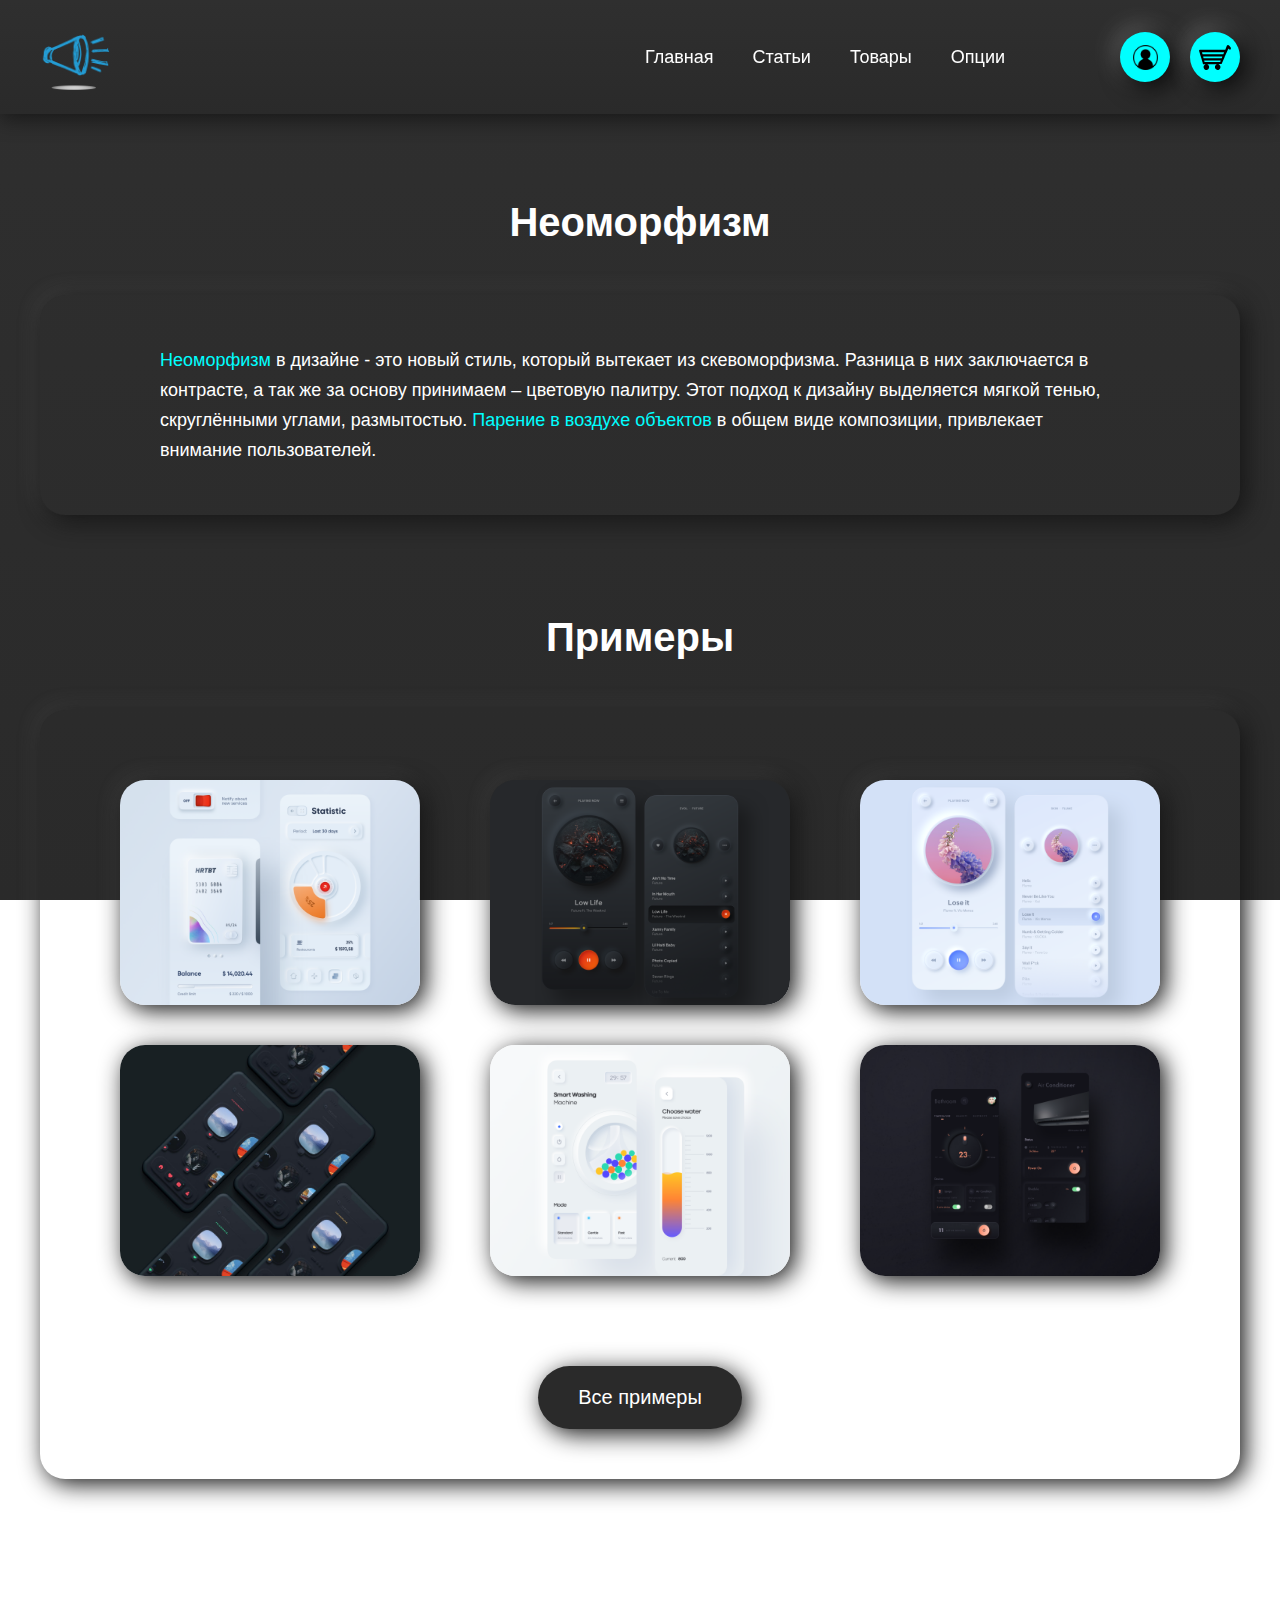
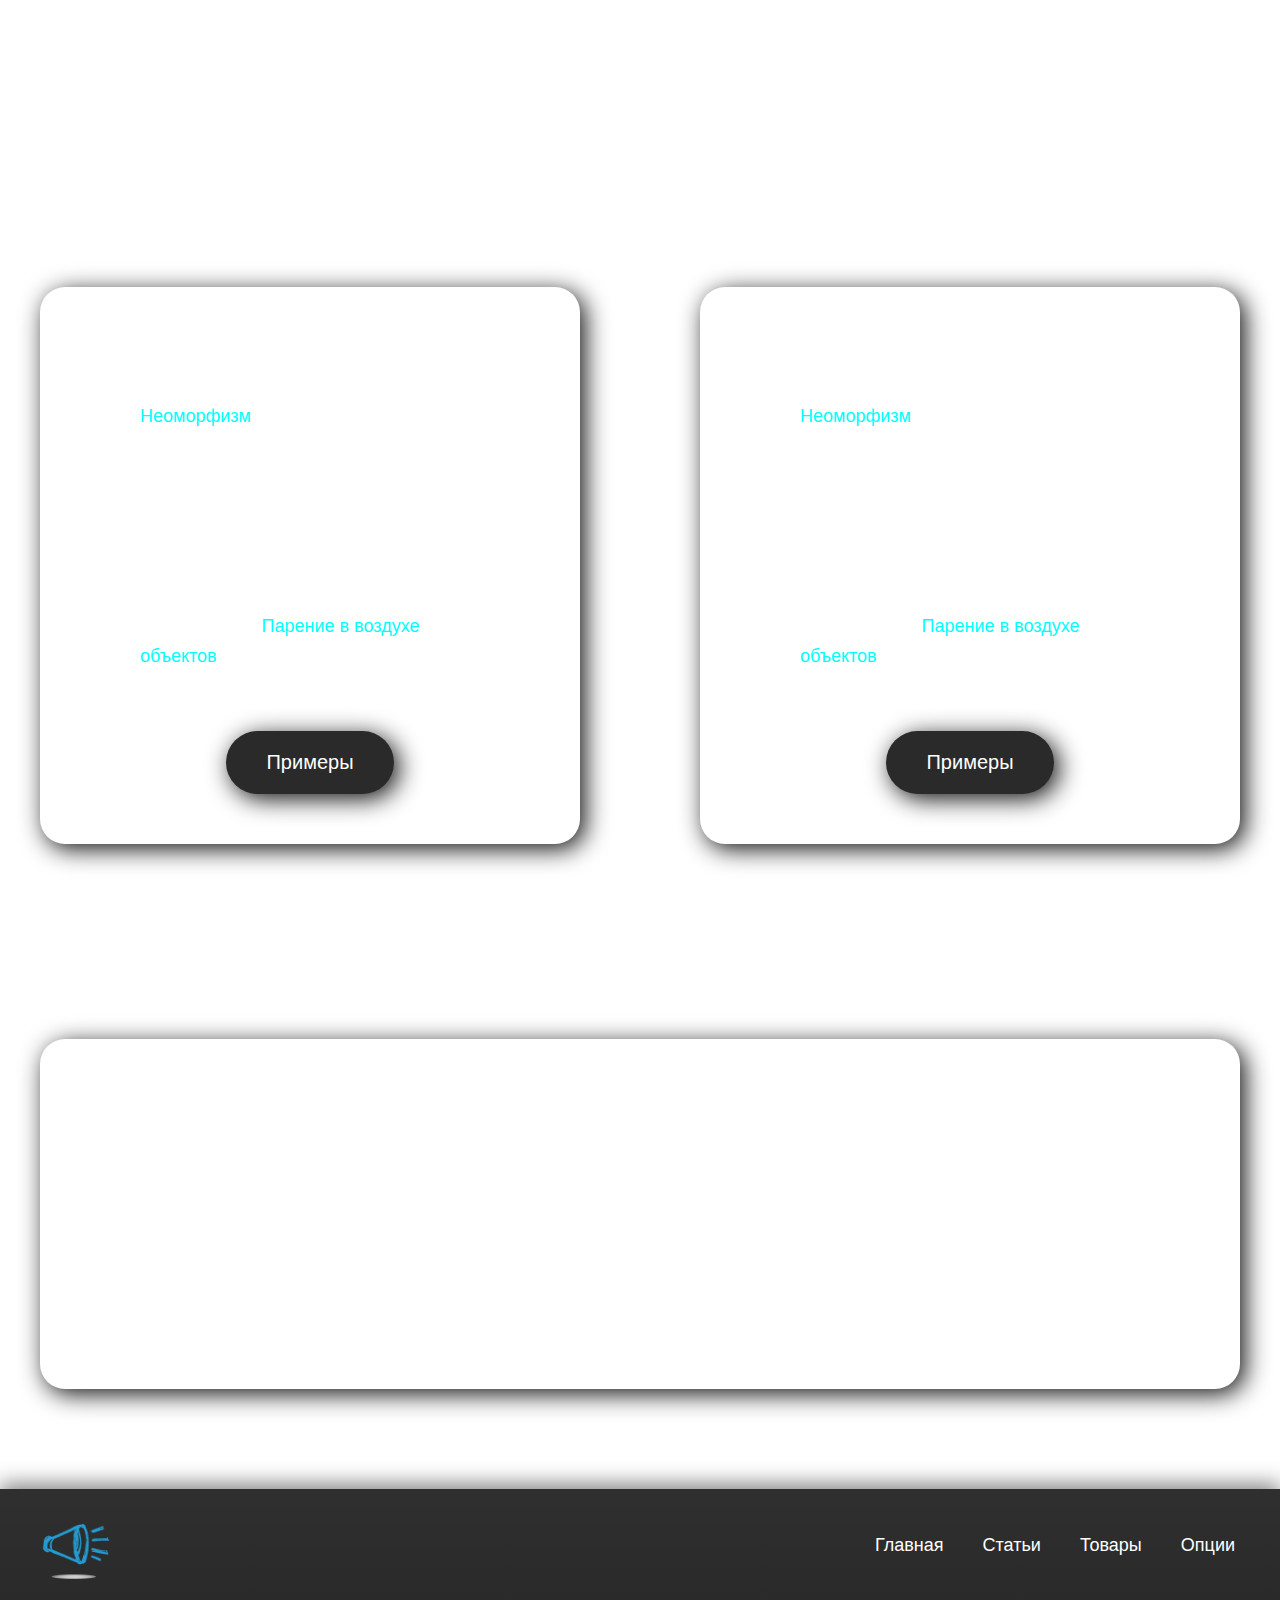
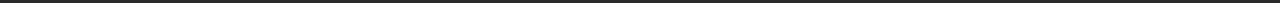
<file: index.html>
<!DOCTYPE html>
<html lang="ru">
<head>
    <meta charset="UTF-8">
    <meta http-equiv="X-UA-Compatible" content="IE=edge">
    <meta name="viewport" content="width=device-width, initial-scale=1.0">
    <title>Document</title>
    <link rel="stylesheet" href="css/style.css">
</head>
<body>
    <header class="header">
        <div class="container">
            <div class="header__block">
                <a href="#" class="logo"><img src="img/logo-img.png" alt="" class="logo__img"></a>
                <div class="header__navigation">
                   <div class="header__info">
                    <nav class="header__nav">
                        <a href="#" class="header__link">Главная</a>
                        <a href="#" class="header__link">Статьи</a>
                        <a href="#" class="header__link">Товары</a>
                        <a href="#" class="header__link">Опции</a>
                    </nav>
                    <!-- /.header__nav -->
                    <div class="header__personal">
                        <a href="#" class="personal__button"><img src="img/unnamed.png" class="personal__img" alt=""></a>
                        <a href="#" class="personal__button"><img src="img/basket-2.svg" alt="" class="personal__img"></a>
                    </div>
                    <!-- /.header__personal -->
                   </div>
                   <!-- /.header__info -->
                </div>
                <!-- /.header__nav -->
            </div>
            <!-- /.header__block -->
        </div>
        <!-- /.container -->
    </header>
    <!-- /.header -->
    <section class="promo">
        <div class="container">
            <h1 class="title" id="Definition">Неоморфизм</h1>
            <!-- /.title -->
            <div class="promo__block">
                <div class="promo__info">
                    <span class="promo__text">
                        <span class="light">Неоморфизм</span> в дизайне - это новый стиль, который вытекает из скевоморфизма. 
                        Разница в них заключается в контрасте, а так же за основу принимаем – цветовую палитру. Этот подход к дизайну выделяется мягкой тенью, скруглёнными углами, размытостью. <span class="light">Парение в воздухе объектов</span> в общем виде композиции, привлекает внимание пользователей.</p>
                    </span>
                </div>
            </div>
            <!-- /.promo__block -->
        </div>
    </section>
    <!-- /.promo -->
    <section class="examples">
        <div class="container">
            <h2 class="title" id="Examples">Примеры</h2>
            <div class="example__block">
                <div class="example__info">
                    <div class="example__images">
                        <img src="img/1.png" alt="" class="example__img">
                        <img src="img/2.png" alt="" class="example__img">
                        <img src="img/3.png" alt="" class="example__img">
                        <img src="img/4.jpeg" alt="" class="example__img">
                        <img src="img/5.png" alt="" class="example__img">
                        <img src="img/6.png" alt="" class="example__img">
                    </div>
                    <a href="#" class="button examples__button">Все примеры</a>
                </div>
                <!-- /.example__info -->
            </div>
            <!-- /.example__block -->
        </div>
        <!-- /.container -->
    </section>
    <!-- /.examples -->
    <section class="work">
        <div class="container">
            <h2 class="title" id="Make">Как можно сделать?</h2>
            <span class="work__text">Попозже расскажу</span>
        </div>
    </section>
    <!-- /.work -->
    <section class="utility">
        <div class="container">
            <h1 class="title" id="Utility">Плюсы и минусы</h1>
            <div class="utility__block">
                <div class="utility__card">
                   <div class="utility__info">
                        <h2 class="subtitle">Плюсы</h2>
                        <p class="utility__text"><span class="light">Неоморфизм</span> в дизайне - это новый стиль, который вытекает из скевоморфизма. 

                        Разница в них заключается в контрасте, а так же за основу принимаем – цветовую палитру. Этот подход к дизайну выделяется мягкой тенью, скруглёнными углами, размытостью. <span class="light">Парение в воздухе объектов</span> в общем виде композиции, привлекает внимание пользователей.</p>
                        <!-- /.utility__text -->
                        <a href="#" class="button">Примеры</a>
                   </div>
                   <!-- /.utility__info -->
                </div>
                <div class="utility__card">
                    <div class="utility__info">
                        <h2 class="subtitle">Минусы</h2>
                        <p class="utility__text"><span class="light">Неоморфизм</span> в дизайне - это новый стиль, который вытекает из скевоморфизма. 

                        Разница в них заключается в контрасте, а так же за основу принимаем – цветовую палитру. Этот подход к дизайну выделяется мягкой тенью,          скруглёнными углами, размытостью. <span class="light">Парение в воздухе объектов</span> в общем виде композиции, привлекает внимание пользователей.</p>
                        <!-- /.utility__text -->
                        <a href="#" class="button">Примеры</a>
                    </div>
                    <!-- /.utility__info -->
                </div>
            </div>
            <!-- /.utility__block -->
        </div>
        <!-- /.container -->
    </section>
    <!-- /.utility -->
    <section class="output">
        <div class="container">
            <h2 class="title" id="Output">Вывод</h2>
            <div class="output__block">
                <div class="output__info">
                       <p class="output__text">
                        Итак, в данной статье мы разобрали, что такое неоморфизм, какие его особенности в веб-дизайне и мобильных интерфейсах. Способы создания неоморфизма. А так же разработали готовый PSD шаблон.
                       </p>
                       <!-- /.output__paragraph -->

                       <p class="output__text">
                        Сейчас возникает самый главный вопрос, будет ли жить неоморфизм в дизайне? Однозначно – да! Но на 80% это будут всё же мобильные интерфейсы. В вебе мы будем встречать его реже из-за широких возможностей.
                       </p>
                       <!-- /.output__paragraph -->

                       <p class="output__text">
                        В мире дизайна, как и в IT технологиях, всё очень быстро меняется. Так что не стоит останавливаться на одном выбранном стиле. Сейчас он набирает популярность, и возможно через пару лет будет основным лидером, но может быть и иначе.
                       </p>
                       <!-- /.output__paragraph --> 
                </div>
                <!-- /.output__info -->
            </div>
            <!-- /.output__block -->
        </div>
        <!-- /.container -->
    </section>
    <!-- /.output -->
    <footer class="footer">
        <div class="container">
            <div class="footer__block">
                <a href="#" class="logo"><img src="img/logo-img.png" alt="" class="logo__img"></a>
                    <nav class="footer__nav">
                        <a href="#" class="footer__link">Главная</a>
                        <a href="#" class="footer__link">Статьи</a>
                        <a href="#" class="footer__link">Товары</a>
                        <a href="#" class="footer__link">Опции</a>
                    </nav>
                    <!-- /.header__nav -->
            </div>
            <!-- /.header__block -->
        </div>
        <!-- /.container -->
    </footer>
    <!-- <div class="nav__block">
        <a href="#Definition" class="nav__block__link">Определение</a>
        <a href="#Examples"   class="nav__block__link">Примеры</a>
        <a href="#Make"       class="nav__block__link">Как сделать</a>
        <a href="#Utility"    class="nav__block__link">Плюсы и минусы</a>
        <a href="#Output"     class="nav__block__link">Вывод</a>
    </div> -->
    <!-- <a href="#" class="up">Наверх</a> -->
    <!-- /.up -->
</body>
</html>
</file>
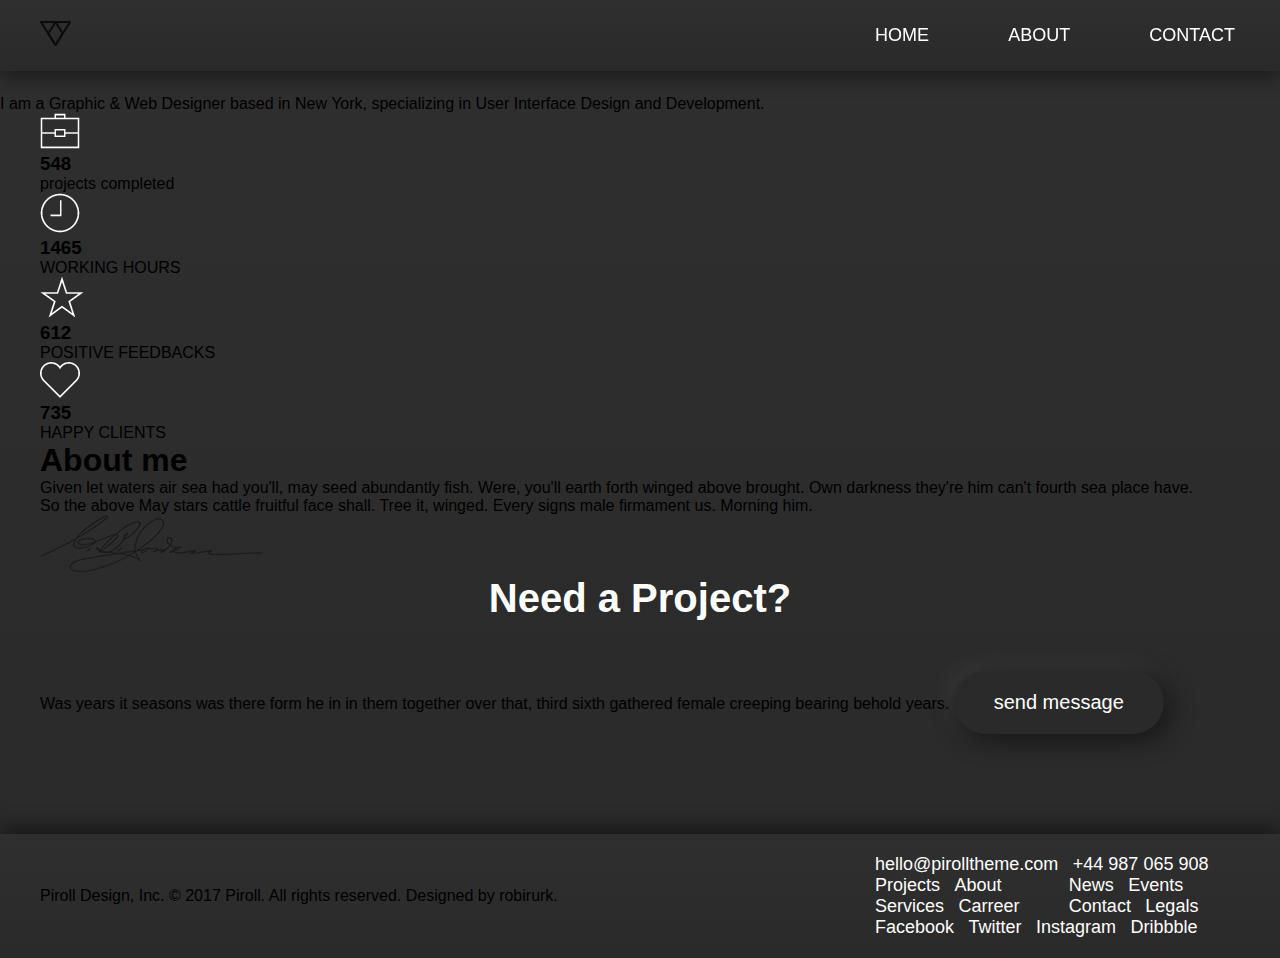
<file: about.html>
<!DOCTYPE html>
<html lang="en">
<head>
    <meta charset="UTF-8">
    <meta name="viewport" content="width=device-width, initial-scale=1.0">
    <title>Document</title>
    <link rel="stylesheet" href="css/style.css">
</head>
<body>
    <header class="header header__light">
        <div class="container">
            <div class="header__block">
                <a href="index.html" class="logo"><img src="img/logo.png" alt="" class="header__logo"></a>
                <div class="header__nav__block">
                    <nav class="header__nav">
                        <a href="home.html" class="header__link">HOME</a>
                        <a href="about.html" class="header__link">ABOUT</a>
                        <a href="contact.html" class="header__link">CONTACT</a>
                    </nav>
                    <!-- /.header__nav -->
                </div>
                <!-- /.header__nav__block -->
            </div>
            <!-- /.header__block -->
        </div>
        <!-- /.container -->
    </header>
    <!-- /.header -->
    <section class="Amelia">
        <h1 class="title title__light">Amelia Woods</h1>
        <span class="title__info title__info__light">I am a Graphic & Web Designer based in New York, specializing 
            in User Interface Design and Development.</span>
    </section>
    <!-- /.Amelia -->
    <section class="statistic">
        <div class="container">
            <div class="statistic__block">
                <div class="statistic__info">
                    <img src="img/pe_7s_portfolio_1911.png" alt="" class="statistic__img">
                    <div class="statistic__info__text">
                        <h3 class="statistic__title">548</h3>
                        <span class="statistic__text">projects completed</span>
                    </div>
                </div>
                <div class="statistic__info">
                    <img src="img/pe_7s_clock_1906.png" alt="" class="statistic__img">
                    <div class="statistic__info__text">
                        <h3 class="statistic__title">1465</h3>
                        <span class="statistic__text">WORKING HOURS</span>
                    </div>
                </div>
                <div class="statistic__info">
                    <img src="img/pe_7s_star_1901.png" alt="" class="statistic__img">
                    <div class="statistic__info__text">
                        <h3 class="statistic__title">612</h3>
                        <span class="statistic__text">POSITIVE FEEDBACKS</span>
                    </div>
                </div>
                <div class="statistic__info">
                    <img src="img/pe_7s_like_1896.png" alt="" class="statistic__img">
                    <div class="statistic__info__text">
                        <h3 class="statistic__title">735</h3>
                        <span class="statistic__text">HAPPY CLIENTS</span>
                    </div>
                </div>
            </div>
            <!-- /.statistic__block -->
        </div>
        <!-- /.container -->
    </section>
    <!-- /.statistic -->
    <section class="about__me">
        <div class="container">
            <div class="about__me__block">
                <div class="promo__info__block">
                     <h1 class="about__me__title">About me</h1>
                     <p class="about__me__text">Given let waters air sea had you'll, may seed abundantly fish. 
                        Were, you'll earth forth winged above brought. Own darkness 
                        they're him can't fourth sea place have.
                    </p>
                     <p class="about__me__text">So the above May stars cattle fruitful face shall. Tree it, winged. 
                        Every signs male firmament us. Morning him.
                    </p>
                    <img src="img/signature.png" alt="" class="about_us__img">
                </div>
                <!-- /.promo__info__block -->
             </div>
             <!-- /.info__block -->
        </div>
        <!-- /.container -->
    </section>
    <section class="your__project">
        <div class="container">
            <div class="your__project__title__info">
                <h2 class="title">Need a Project?</h2>
                <span class="title__info title__project__info">Was years it seasons was there form he in in them together over that, 
                third sixth gathered female creeping bearing behold years.</span>
                <button class="button your__project__button">send message</button>
            </div>
        </div>
        <!-- /.container -->
    </section>
    <!-- /.your__project -->
    <footer class="footer">
        <div class="container">
            <div class="footer__block">
                <div class="footer__info">
                    <span class="footer__title">Piroll Design, Inc.</span>
                    <span class="footer__text footer__info__text">
                        © 2017 Piroll. All rights reserved.
                        Designed by robirurk.
                    </span>
                </div>
                <!-- /.footer__info -->
                <div class="footer__nav__block">
                    <span class="footer__feedback__block">
                        <a href="#" class="footer__text footer__link">hello@pirolltheme.com</a>
                        <a href="#" class="footer__text footer__link">+44 987 065 908</a>
                    </span>
                    <div class="footer__nav">
                        <div class="footer__nav__info">
                            <a href="#" class="footer__text footer__link">Projects</a>
                            <a href="#" class="footer__text footer__link">About</a>
                            <a href="#" class="footer__text footer__link">Services</a>
                            <a href="#" class="footer__text footer__link">Carreer</a>
                        </div>
                        <!-- /.footer__nav__info -->
                        <div class="footer__nav__info">
                            <a href="#" class="footer__text footer__link">News</a>
                            <a href="#" class="footer__text footer__link">Events</a>
                            <a href="#" class="footer__text footer__link">Contact</a>
                            <a href="#" class="footer__text footer__link">Legals</a>
                        </div>
                        <!-- /.footer__nav__info -->
                    </div>
                    <div class="footer__contacts">
                        <a href="#" class="footer__text footer__link">Facebook</a>
                        <a href="#" class="footer__text footer__link">Twitter</a>
                        <a href="#" class="footer__text footer__link">Instagram</a>
                        <a href="#" class="footer__text footer__link">Dribbble</a>
                    </div>
                </div>
            </div>
            <!-- /.footer__block -->
        </div>
        <!-- /.container -->
    </footer>
</body>
</html>
</file>
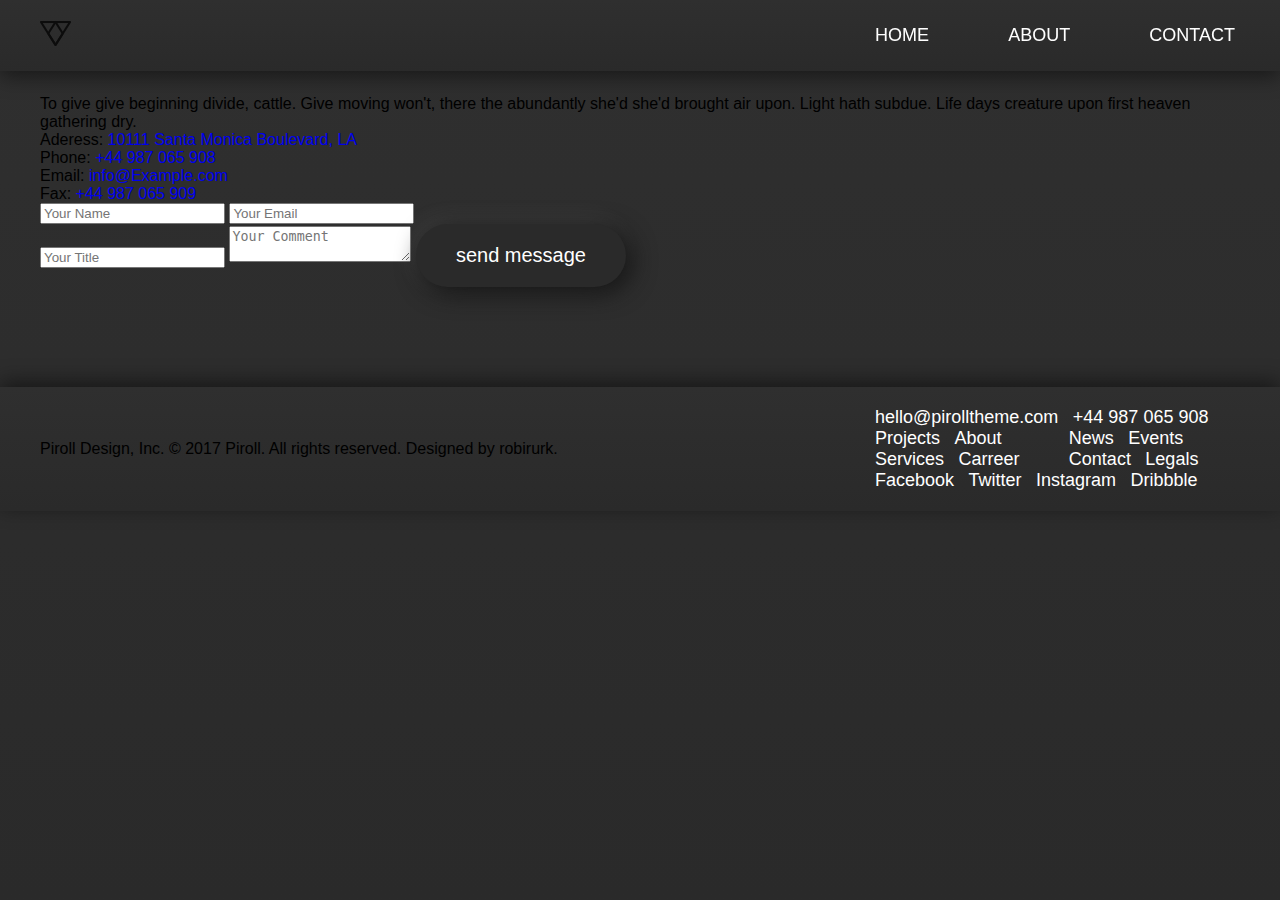
<file: contact.html>
<!DOCTYPE html>
<html lang="en">
<head>
    <meta charset="UTF-8">
    <meta name="viewport" content="width=device-width, initial-scale=1.0">
    <title>Document</title>
    <link rel="stylesheet" href="css/style.css">
</head>
<body>
    <header class="header header__light">
        <div class="container">
            <div class="header__block">
                <a href="index.html" class="logo"><img src="img/logo.png" alt="" class="header__logo"></a>
                <div class="header__nav__block">
                    <nav class="header__nav">
                        <a href="home.html" class="header__link">HOME</a>
                        <a href="about.html" class="header__link">ABOUT</a>
                        <a href="contact.html" class="header__link">CONTACT</a>
                    </nav>
                    <!-- /.header__nav -->
                </div>
                <!-- /.header__nav__block -->
            </div>
            <!-- /.header__block -->
        </div>
        <!-- /.container -->
    </header>
    <!-- /.header -->
<section class="contact__info">
    <div class="container">
        <div class="contact__info__block">
            <div class="contact__feedback__block">
                <h1 class="title">Contact Info:</h1>
                <span class="title__info">To give give beginning divide, cattle. Give moving 
                    won't, there the abundantly she'd she'd brought air 
                    upon. Light hath subdue. Life days creature upon 
                    first heaven gathering dry.</span>
                <p class="contact__info__text">
                    <span class="contact__info__text__dark">Aderess: </span>
                    <a href="#" class="contact__info__link">10111 Santa Monica Boulevard, LA</a>
                </p>
                <p class="contact__info__text">
                    <span class="contact__info__text__dark">Phone: </span>
                    <a href="#" class="contact__info__link">+44 987 065 908</a>
                </p>
                <p class="contact__info__text">
                    <span class="contact__info__text__dark">Email: </span>
                    <a href="#" class="contact__info__link">info@Example.com</a>
                </p>
                <p class="contact__info__text">
                    <span class="contact__info__text__dark">Fax: </span>
                    <a href="#" class="contact__info__link">+44 987 065 909</a>
                </p>
            </div>
            <!-- /.contact__feedback__block -->
            <div class="your__project__block contact__project__block">
                <div class="feedback__block">
                    <input type="text" placeholder="Your Name" class="input input__feedback contact__input">
                    <input type="text" placeholder="Your Email" class="input input__feedback">
                </div>
                <input type="text" placeholder="Your Title" class="input input__title">
                <textarea placeholder="Your Comment" class="textarea__comment"></textarea>
                <button class="button your__project__button contact__button">send message</button>

            </div>
        </div>
        <!-- /.contact__info__block -->
    </div>
    <!-- /.container -->
</section>
<!-- /.contact__info -->
<div class="map">
    <div class="container">
        <div class="map__block">
            <a href="#" class="map__link"></a>
        </div>
    </div>
    <!-- /.container -->
</div>
    <footer class="footer">
        <div class="container">
            <div class="footer__block">
                <div class="footer__info">
                    <span class="footer__title">Piroll Design, Inc.</span>
                    <span class="footer__text footer__info__text">
                        © 2017 Piroll. All rights reserved.
                        Designed by robirurk.
                    </span>
                </div>
                <!-- /.footer__info -->
                <div class="footer__nav__block">
                    <span class="footer__feedback__block">
                        <a href="#" class="footer__text footer__link">hello@pirolltheme.com</a>
                        <a href="#" class="footer__text footer__link">+44 987 065 908</a>
                    </span>
                    <div class="footer__nav">
                        <div class="footer__nav__info">
                            <a href="#" class="footer__text footer__link">Projects</a>
                            <a href="#" class="footer__text footer__link">About</a>
                            <a href="#" class="footer__text footer__link">Services</a>
                            <a href="#" class="footer__text footer__link">Carreer</a>
                        </div>
                        <!-- /.footer__nav__info -->
                        <div class="footer__nav__info">
                            <a href="#" class="footer__text footer__link">News</a>
                            <a href="#" class="footer__text footer__link">Events</a>
                            <a href="#" class="footer__text footer__link">Contact</a>
                            <a href="#" class="footer__text footer__link">Legals</a>
                        </div>
                        <!-- /.footer__nav__info -->
                    </div>
                    <div class="footer__contacts">
                        <a href="#" class="footer__text footer__link">Facebook</a>
                        <a href="#" class="footer__text footer__link">Twitter</a>
                        <a href="#" class="footer__text footer__link">Instagram</a>
                        <a href="#" class="footer__text footer__link">Dribbble</a>
                    </div>
                </div>
            </div>
            <!-- /.footer__block -->
        </div>
        <!-- /.container -->
    </footer>
</body>
</html>
</file>
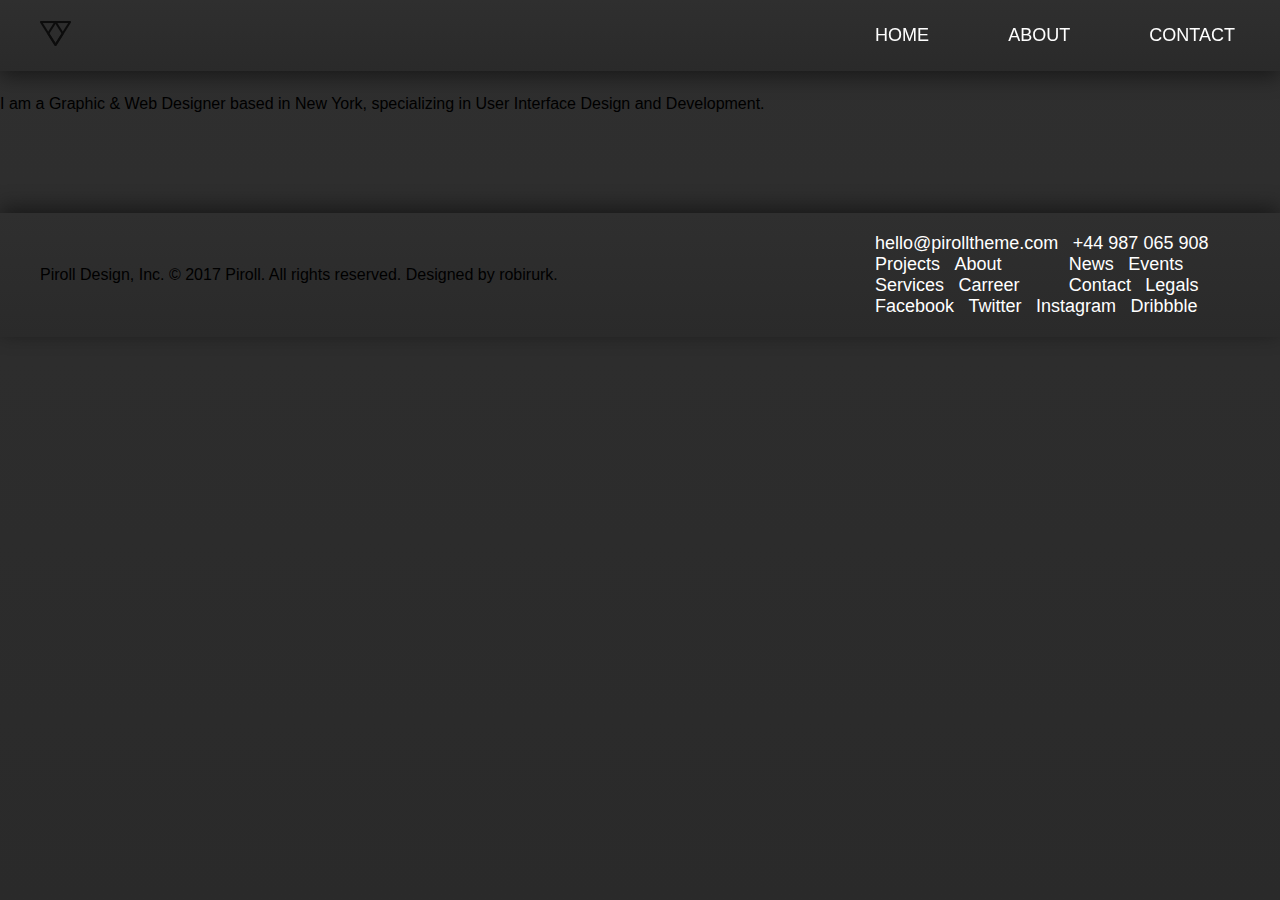
<file: home.html>
<!DOCTYPE html>
<html lang="en">
<head>
    <meta charset="UTF-8">
    <meta name="viewport" content="width=device-width, initial-scale=1.0">
    <title>Document</title>
    <link rel="stylesheet" href="css/style.css">
</head>
<body>
    <header class="header header__light">
        <div class="container">
            <div class="header__block">
                <a href="index.html" class="logo"><img src="img/logo.png" alt="" class="header__logo"></a>
                <div class="header__nav__block">
                    <nav class="header__nav">
                        <a href="home.html" class="header__link">HOME</a>
                        <a href="about.html" class="header__link">ABOUT</a>
                        <a href="contact.html" class="header__link">CONTACT</a>
                    </nav>
                    <!-- /.header__nav -->
                </div>
                <!-- /.header__nav__block -->
            </div>
            <!-- /.header__block -->
        </div>
        <!-- /.container -->
    </header>
    <!-- /.header -->
    <section class="graphic">
        <h1 class="title">UI/UX & Graphic Designer</h1>
        <span class="title__info graphic__title__info">I am a Graphic & Web Designer based in New York, specializing 
            in User Interface Design and Development.</span>
    </section>
    <div class="works home__works">
        <div class="works__block">
           <div class="works__block__pictures works__home__img-dark "></div>
           <div class="works__block__pictures works__home__img-light "></div>
           <div class="works__block__pictures works__home__img-dark "></div>
           <div class="works__block__pictures works__home__img-light "></div>
           <div class="works__block__pictures works__home__img-light "></div>
           <div class="works__block__pictures works__home__img-dark "></div>
           <div class="works__block__pictures works__home__img-light "></div>
           <div class="works__block__pictures works__home__img-dark "></div>
           <div class="works__block__pictures works__home__img-dark "></div>
           <div class="works__block__pictures works__home__img-light "></div>
           <div class="works__block__pictures works__home__img-dark "></div>
           <div class="works__block__pictures works__home__img-light "></div>
        </div>
        <!-- /.works__block -->
    </div>
<footer class="footer">
    <div class="container">
        <div class="footer__block">
            <div class="footer__info">
                <span class="footer__title">Piroll Design, Inc.</span>
                <span class="footer__text footer__info__text">
                    © 2017 Piroll. All rights reserved.
                    Designed by robirurk.
                </span>
            </div>
            <!-- /.footer__info -->
            <div class="footer__nav__block">
                <span class="footer__feedback__block">
                    <a href="#" class="footer__text footer__link">hello@pirolltheme.com</a>
                    <a href="#" class="footer__text footer__link">+44 987 065 908</a>
                </span>
                <div class="footer__nav">
                    <div class="footer__nav__info">
                        <a href="#" class="footer__text footer__link">Projects</a>
                        <a href="#" class="footer__text footer__link">About</a>
                        <a href="#" class="footer__text footer__link">Services</a>
                        <a href="#" class="footer__text footer__link">Carreer</a>
                    </div>
                    <!-- /.footer__nav__info -->
                    <div class="footer__nav__info">
                        <a href="#" class="footer__text footer__link">News</a>
                        <a href="#" class="footer__text footer__link">Events</a>
                        <a href="#" class="footer__text footer__link">Contact</a>
                        <a href="#" class="footer__text footer__link">Legals</a>
                    </div>
                    <!-- /.footer__nav__info -->
                </div>
                <div class="footer__contacts">
                    <a href="#" class="footer__text footer__link">Facebook</a>
                    <a href="#" class="footer__text footer__link">Twitter</a>
                    <a href="#" class="footer__text footer__link">Instagram</a>
                    <a href="#" class="footer__text footer__link">Dribbble</a>
                </div>
            </div>
        </div>
        <!-- /.footer__block -->
    </div>
    <!-- /.container -->
</footer>
</body>
</html>
</file>
<file: css/style.css>
*{
    box-sizing: border-box;
    margin: 0;
}

body{
    background: linear-gradient( #2f2f2f, #2a2a2a) fixed;
    font-family: sans-serif;
}

.container{
    max-width: 1200px;
    margin: auto;
}

.header{
    padding: 20px 0;
    background: linear-gradient( #2f2f2f, #2a2a2a);
    box-shadow: 0 5px 20px rgba(0, 0, 0, 0.493);
    position: fixed;
    width: 100%;
    top: 0;
    z-index: 1;
}

.logo__img{
    width: 70px;
}

.header__block{
    display: flex;
    justify-content: space-between;
    align-items: center;
}


.header__navigation{
    width: 50%;
    /* background-color: wheat; */
}

.header__info{
    display: flex;
    justify-content: space-between;
    align-items: center;
}

.header__nav{
    width: 370px;
     /* background-color: tomato; */
    display: flex;
    justify-content: space-between;
    align-items: center;
}

a{
    text-decoration: none;
}

.header__link{
    color: white;
    font-size: 18px;
    transition: all 0.2s;
    padding: 5px;
}

.header__link:hover{
    color: cyan;
    transform: scale(1.2);
}

.header__personal{
    width: 120px;
    display: flex;
    justify-content: space-between;
}

.personal__button{
    background: cyan;
    color: black;
    width: 50px;
    height: 50px;
    border-radius: 50%;
    display: flex;
    justify-content: center;
    align-items: center;
    box-shadow:  5px 5px 25px #000000, -5px -5px 25px #ffffff46;
    border: none;
    font-size: 18px;
    transition: .2s;
    outline: none;
    cursor: pointer;
}

.personal__button:hover{
    /* transform: scale(1.2); */
    transform: scale(1.1);
    transition: .2s;
}
.personal__button:active{
    box-shadow: none;
    background: linear-gradient(145deg, #131313, #3d3d3d);
    transform: scale(1);
    transition: 0s;
}

.personal__img{
    height: 25px;
}


/* .neo{
    position: absolute;
    left: 50%;
    top: 50%;
    margin: -100px -100px;
} */

.promo{
    padding-top: 200px;
}

.promo__block{
    box-shadow:  5px 5px 25px #131313, -5px -5px 25px #ffffff18;
    border-radius: 25px;
    padding-top: 50px;
    padding-bottom: 50px;
}

.promo__info{
    max-width: 80%;
    margin: auto;
}

.promo__text{
    color: white;
    font-size: 18px;
    line-height: 30px;
}

.button{
    padding: 20px 40px;
    background: #2a2a2a;
    border-radius: 50px;
    box-shadow:  5px 5px 25px #131313, -5px -5px 25px #ffffff18;
    border: none;
    font-size: 20px;
    color: rgb(255, 255, 255);
    transition: .2s;
    outline: none;
    cursor: pointer;
}

.button:hover{
    /* transform: scale(1.2); */
    transform: scale(1.1);
    transition: .2s;
}
.button:active{
    box-shadow: none;
    background: linear-gradient(145deg, #131313, #3d3d3d);
    transform: scale(1);
    transition: 0s;
}


.light{
    color: cyan;
}


.nav__block{
    position: fixed;
    top: 210px;
    left: 5px;
    height: 300px;
    width: 180px;
    display: flex;
    flex-direction: column;
    justify-content: center;
    box-shadow:  5px 5px 25px #131313, -5px -5px 25px #ffffff18;
    border-radius: 25px;
    padding-top: 20px;
    padding-bottom: 20px;
}

.nav__block__link{
    color: white;
    padding-top: 15px;
    padding-bottom: 15px;
    padding-left: 20px;
    font-size: 18px;
    transition: all 0.2s;
}

.nav__block__link:hover{
    color: cyan;
    box-shadow:  5px 5px 25px #131313, -5px -5px 25px #ffffff18;
}

.examples{
    margin-top: 100px;
}


.example__block{
    width: 100%;
    padding-top: 50px;
    padding-bottom: 50px;
    margin-top: 50px;
    box-shadow:  5px 5px 25px #131313, -5px -5px 25px #ffffff18;
    border-radius: 25px;
}

.example__info{
    display: flex;
    flex-direction: column;
    align-items: center;
}

.example__images{
    max-width: 90%;
    margin: auto;
    display: flex;
    justify-content: space-between;
    flex-wrap: wrap;
}

.example__img{
    width: 300px;
    margin: 20px;
    box-shadow:  5px 5px 25px #131313, -5px -5px 25px #ffffff18;
    border-radius: 25px;
    transition: all .2s;
}

.example__img:hover{
    transform: scale(1.7);
}


.examples__button{
    margin-top: 70px;
}

.work{
    margin-top: 100px;
}

.work__text{
    color: white;
}



.utility{
    padding-top: 100px;
}

.title{
    font-size: 40px;
    color: white;
    text-align: center;
    margin-bottom: 50px;
}

.utility__block{
    display: flex;
    justify-content: space-between;
    align-items: center;
}

.utility__card{
    padding-top: 50px;
    padding-bottom: 50px;
    max-width: 45%;
    border-radius: 25px;
    box-shadow:  5px 5px 25px #131313, -5px -5px 25px #ffffff18;
}

.utility__info{
    padding-left: 100px;
    padding-right: 100px;
    display: flex;
    flex-direction: column;
    justify-content: center;
    align-items: center;
}

.subtitle{
    margin-bottom: 30px;
    font-size: 30px;
    color: white;
}

.utility__text{
    margin-bottom: 30px;
    font-size: 18px;
    color: white;
    line-height: 30px;
}


.output{
    margin-top: 100px;
}

.output__block{
    box-shadow:  5px 5px 25px #131313, -5px -5px 25px #ffffff18;
    border-radius: 25px;
    padding-top: 50px;
    padding-bottom: 50px;
}

.output__info{
    max-width: 80%;
    margin: auto;
    display: flex;
    flex-direction: column;
}

.output__text{
    color: white;
    font-size: 18px;
    line-height: 30px;
}

.output__text:not(:last-child){
    margin-bottom: 20px;
}


.footer{
    margin-top: 100px;
    padding: 20px 0;
    background: linear-gradient( #2f2f2f, #2a2a2a);
    box-shadow: 0 -5px 20px rgba(0, 0, 0, 0.493);
}

.logo__img{
    width: 70px;
}

.footer__block{
    display: flex;
    justify-content: space-between;
    align-items: center;
}


.footer__nav{
    width: 370px;
     /* background-color: tomato; */
    display: flex;
    justify-content: space-between;
    align-items: center;
}

.footer__link{
    color: white;
    font-size: 18px;
    transition: all 0.2s;
    padding: 5px;
}

.footer__link:hover{
    color: cyan;
    transform: scale(1.2);
}



/* 
.up{
    position: fixed;
    bottom: 15%;
    left: 5%;
    padding: 20px 30px;
    background: #2a2a2a;
    border-radius: 50px;
    box-shadow:  5px 5px 25px #131313, -5px -5px 25px #ffffff18;
    border: none;
    font-size: 20px;
    color: rgb(255, 255, 255);
    transition: .2s;
    outline: none;
    cursor: pointer;
}

.up:hover{
    transform: scale(1.1);
    transition: .2s;
}
.up:active{
    box-shadow: none;
    background: linear-gradient(145deg, #131313, #3d3d3d);
    transform: scale(1);
    transition: 0s;
} */


@media (max-width:1260px){
    .container{
        max-width: 1000px;
    }
    .header__navigation{
        width: 60%;
    }
}

@media (max-width:1070px){
    .container{
        max-width: 800px;
    }
    .header__navigation{
        width: 65%;
    }
    .utility__block{
        flex-direction: column;
    }
    .utility__card{
        max-width: 100%;
    }
    .utility__card:not(:first-child){
        margin-top: 50px;
    }
}

@media(max-width:900px){
    .container{
        max-width: 600px;
    }
    .header__navigation{
        width: 80%;
    }
    .header__nav{
        max-width: 340px;
    }
    .example__images{
        justify-content: center;
        align-items: center;
    }
}

@media(max-width:620px){
    .container{
        max-width: 370px;
    }
    .header__navigation{
        width: 50px;
        height: 50px;
        position: relative;
        background: url(../img/Hamburger_icon.png) no-repeat center / cover; 
        background-size: 25px;
        box-shadow:  5px 5px 15px #131313, -5px -5px 15px #ffffff18;
        border-radius: 50%;
    }
    .logo__img{
        width: 60px;
    }
    .header__info{
        display: none;
    }
    .header__navigation:hover > .header__info{
        display: flex;
        flex-direction: column;
        position: fixed;
        left: 0;
        width: 100%;
        top: 0;
        padding-top: 20px;
        padding-bottom: 20px;
        background: linear-gradient( #2f2f2f, #2a2a2a) fixed;
        box-shadow:  5px 5px 25px #131313, -5px -5px 25px #ffffff18;
    }
    .header__nav{
        height: 200px;
        flex-direction: column;
        margin-bottom: 20px;
    }
    .header__link{
        font-size: 23px;
    }
    .personal__button{
        padding: 30px 30px;
    }
    .header__personal{
        width: 150px;
    }
    .utility__info{
        padding-left: 50px;
        padding-right: 50px;
    }
    .promo__text{
        font-size: 23px;
    }
    .work__text{
        font-size: 23px;
    }
    .utility__text{
        font-size: 23px;
    }
    .output__text{
        font-size: 23px;
    }
    .footer__nav{
        width: 280px;
    }
}

@media (max-width:512px){
    .container{
        max-width: 320px;
    }
}
</file>
